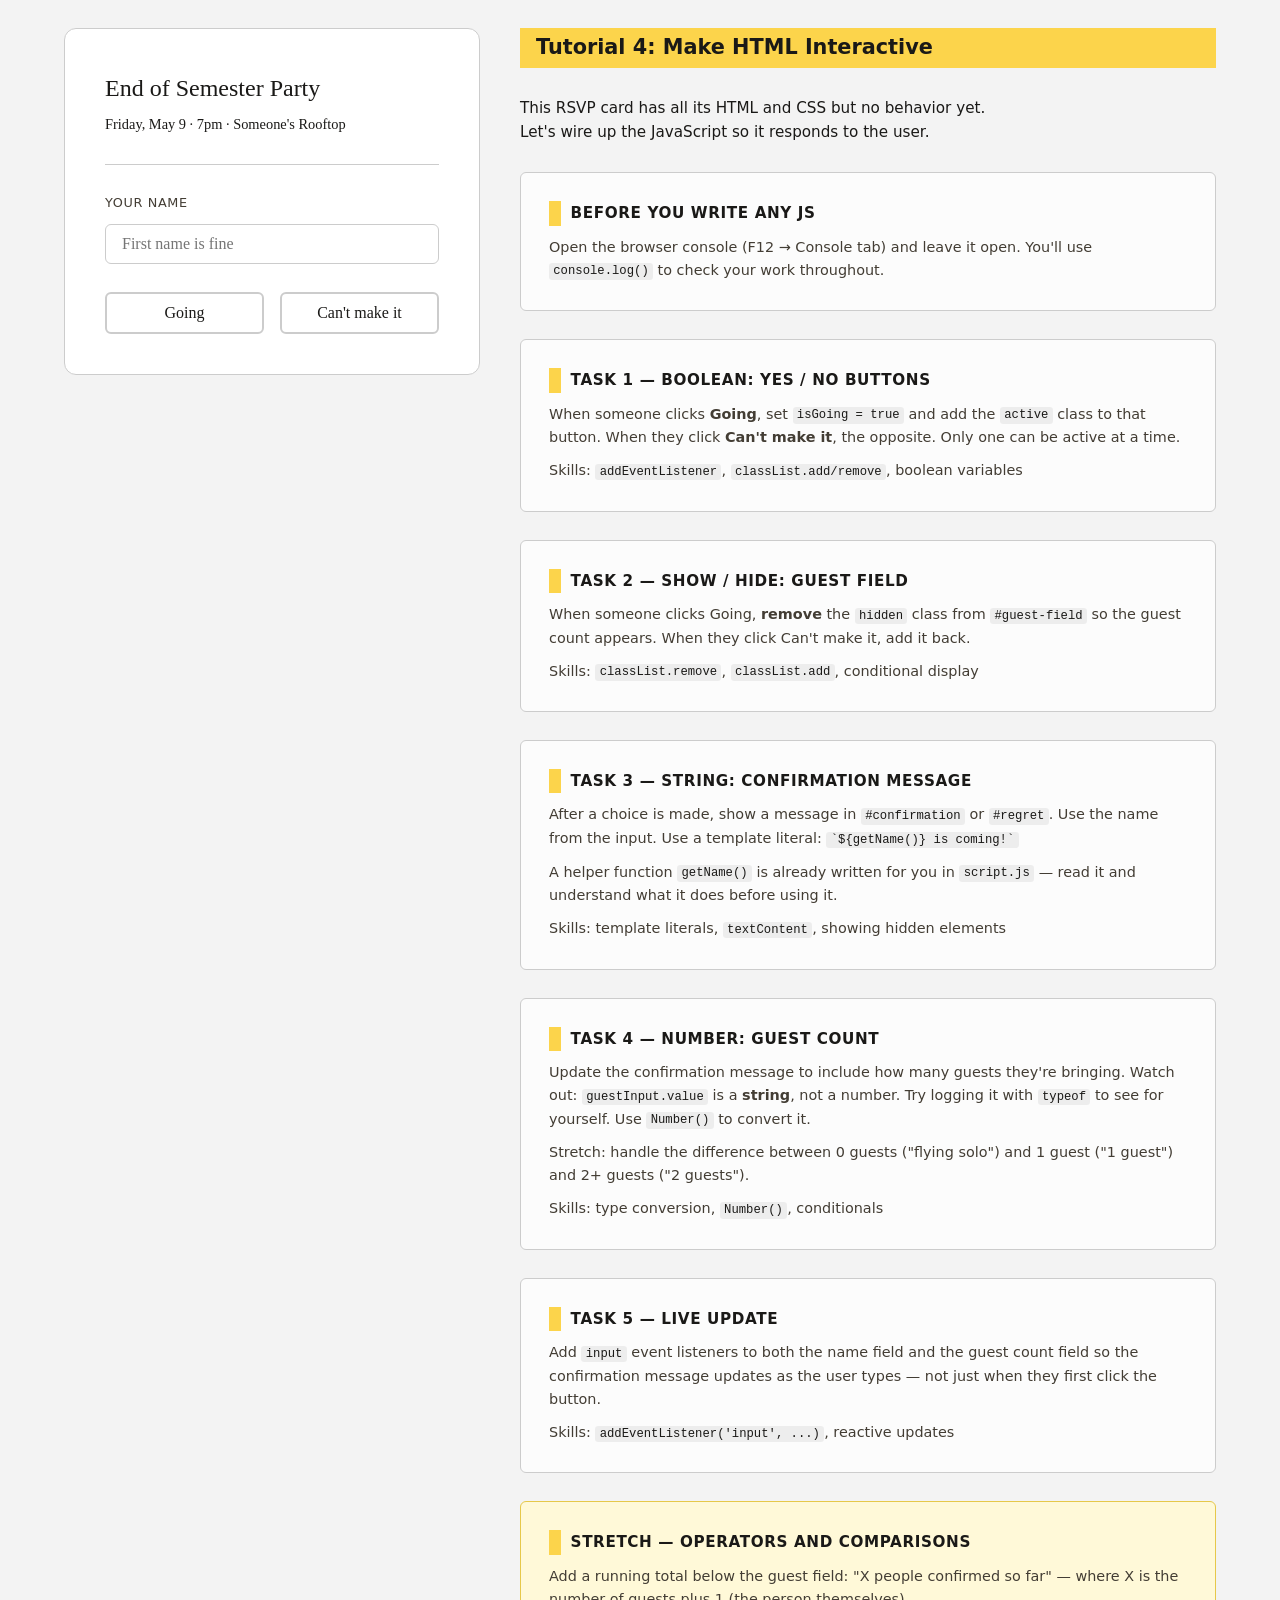
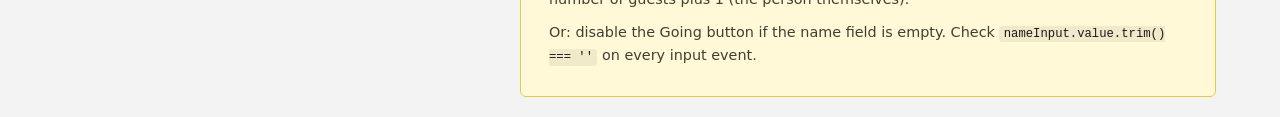
<file: W4/index.html>
<!DOCTYPE html>
<html lang="en">
<head>
  <meta charset="UTF-8">
  <meta name="viewport" content="width=device-width, initial-scale=1.0">
  <title>Tutorial 4: JavaScript Fundamentals</title>
  <link rel="stylesheet" href="style.css">
</head>
<body>

  <div class="page">

    <!-- ── left: the RSVP card ──────────────────────────────── -->
    <div class="card" id="rsvp-card">

      <div class="event-header">
        <h1 class="event-title">End of Semester Party</h1>
        <p class="event-meta">Friday, May 9 &middot; 7pm &middot; Someone's Rooftop</p>
      </div>

      <!-- string: name -->
      <div class="field">
        <label for="name-input">Your name</label>
        <input type="text" id="name-input" placeholder="First name is fine">
      </div>

      <!-- boolean: going or not -->
      <div class="rsvp-buttons">
        <button class="btn btn-yes" id="btn-yes">Going</button>
        <button class="btn btn-no"  id="btn-no">Can't make it</button>
      </div>

      <!-- number: guest count, hidden until yes -->
      <div class="guest-field hidden" id="guest-field">
        <label for="guest-input">Bringing anyone?</label>
        <input type="number" id="guest-input" value="0" min="0" max="10">
        <!-- 
          Note: type="number" still gives you a STRING from .value
          You have to convert it. We'll see this below.
        -->
      </div>

      <!-- confirmation messages, hidden until a choice is made -->
      <div class="confirmation hidden" id="confirmation"></div>
      <div class="regret     hidden" id="regret"></div>

    </div>

    <!-- ── right: tasks panel ───────────────────────────────── -->
    <aside class="tasks-panel">

      <h2>Tutorial 4: Make HTML Interactive</h2>
      <p class="intro">
        This RSVP card has all its HTML and CSS but no behavior yet. <br />
        Let's wire up the JavaScript so it responds to the user.
      </p>

      <div class="task-group">
        <h3>Before you write any JS</h3>
        <p>Open the browser console (F12 → Console tab) and leave it open. 
           You'll use <code>console.log()</code> to check your work throughout.</p>
      </div>

      <div class="task-group">
        <h3>Task 1 — Boolean: Yes / No buttons</h3>
        <p>
          When someone clicks <strong>Going</strong>, set <code>isGoing = true</code>
          and add the <code>active</code> class to that button.
          When they click <strong>Can't make it</strong>, the opposite.
          Only one can be active at a time.
        </p>
        <p>Skills: <code>addEventListener</code>, <code>classList.add/remove</code>, boolean variables</p>
      </div>

      <div class="task-group">
        <h3>Task 2 — Show / hide: guest field</h3>
        <p>
          When someone clicks Going, <strong>remove</strong> the <code>hidden</code> class
          from <code>#guest-field</code> so the guest count appears.
          When they click Can't make it, add it back.
        </p>
        <p>Skills: <code>classList.remove</code>, <code>classList.add</code>, conditional display</p>
      </div>

      <div class="task-group">
        <h3>Task 3 — String: confirmation message</h3>
        <p>
          After a choice is made, show a message in <code>#confirmation</code> or 
          <code>#regret</code>. Use the name from the input.
          Use a template literal: <code>`${getName()} is coming!`</code>
        </p>
        <p>
          A helper function <code>getName()</code> is already written for you in 
          <code>script.js</code> — read it and understand what it does before using it.
        </p>
        <p>Skills: template literals, <code>textContent</code>, showing hidden elements</p>
      </div>

      <div class="task-group">
        <h3>Task 4 — Number: guest count</h3>
        <p>
          Update the confirmation message to include how many guests they're bringing.
          Watch out: <code>guestInput.value</code> is a <strong>string</strong>, not a number.
          Try logging it with <code>typeof</code> to see for yourself.
          Use <code>Number()</code> to convert it.
        </p>
        <p>
          Stretch: handle the difference between 0 guests ("flying solo") and 
          1 guest ("1 guest") and 2+ guests ("2 guests").
        </p>
        <p>Skills: type conversion, <code>Number()</code>, conditionals</p>
      </div>

      <div class="task-group">
        <h3>Task 5 — Live update</h3>
        <p>
          Add <code>input</code> event listeners to both the name field and the guest
          count field so the confirmation message updates as the user types —
          not just when they first click the button.
        </p>
        <p>Skills: <code>addEventListener('input', ...)</code>, reactive updates</p>
      </div>

      <div class="task-group task-stretch">
        <h3>Stretch — Operators and comparisons</h3>
        <p>
          Add a running total below the guest field: 
          "X people confirmed so far" — where X is the number of guests plus 1 (the person themselves).
        </p>
        <p>
          Or: disable the Going button if the name field is empty.
          Check <code>nameInput.value.trim() === ''</code> on every input event.
        </p>
      </div>

    </aside>

  </div>

  <script src="script.js"></script>
</body>
</html>
</file>
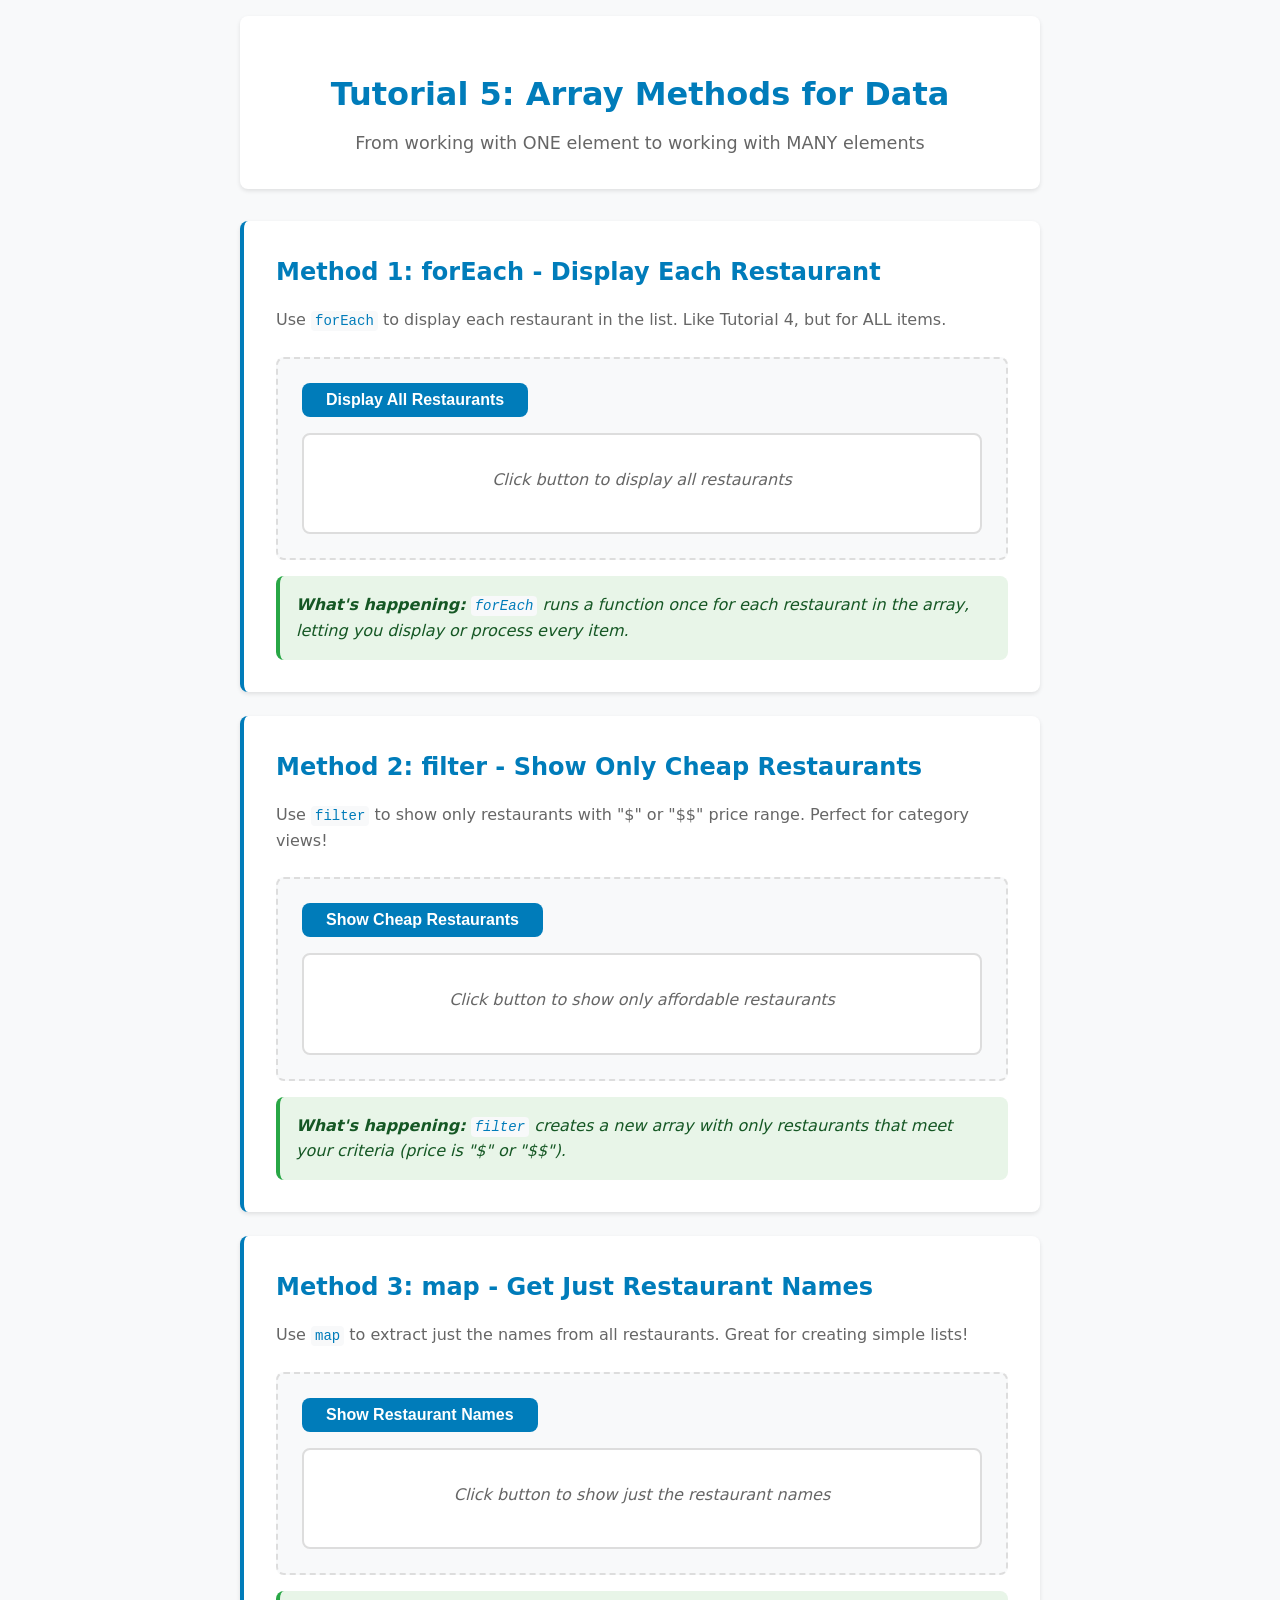
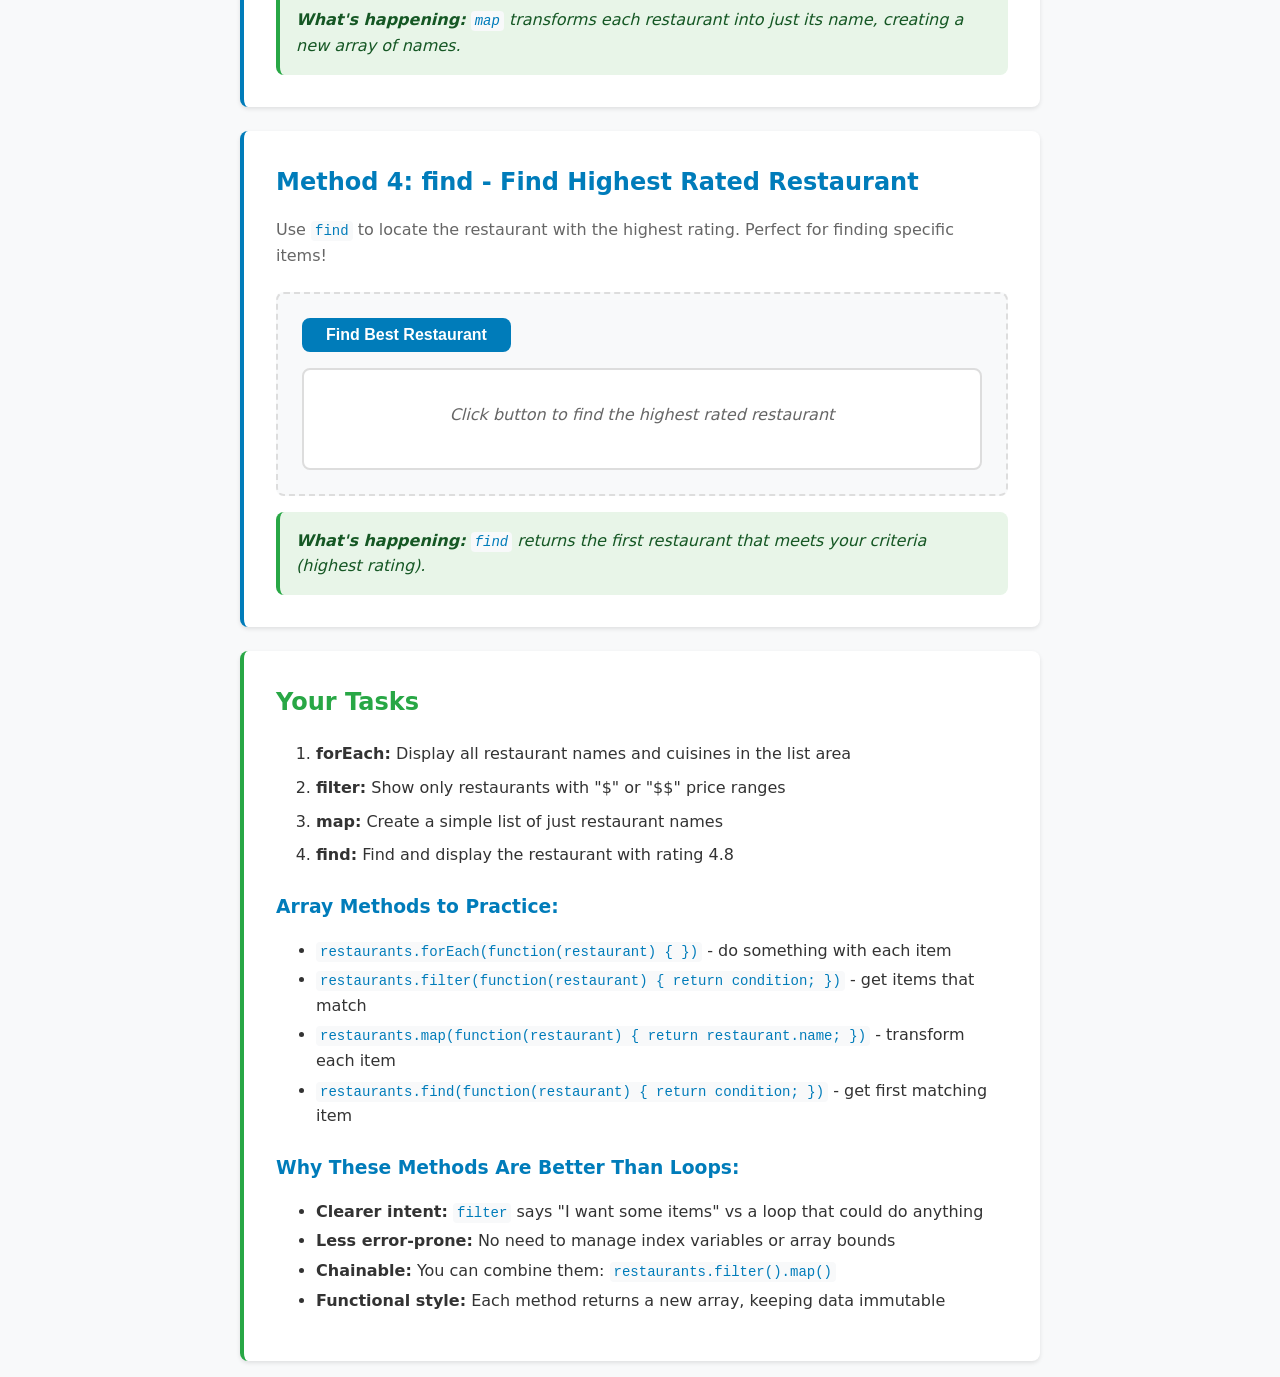
<file: W5/index.html>
<!DOCTYPE html>
<html lang="en">
<head>
    <meta charset="UTF-8">
    <meta name="viewport" content="width=device-width, initial-scale=1.0">
    <title>Tutorial 5: Array Methods for Data</title>
    <link rel="stylesheet" href="style.css">
</head>
<body>
    <div class="container">
        <header>
            <h1>Tutorial 5: Array Methods for Data</h1>
            <p>From working with ONE element to working with MANY elements</p>
        </header>

        <!-- Method 1: forEach - Do something to each item -->
        <section class="method-section">
            <h2>Method 1: forEach - Display Each Restaurant</h2>
            <p>Use <code>forEach</code> to display each restaurant in the list. Like Tutorial 4, but for ALL items.</p>
            
            <div class="demo-area">
                <button id="display-button" class="method-button">Display All Restaurants</button>
                <div id="restaurant-list" class="result-area">
                    <p class="placeholder">Click button to display all restaurants</p>
                </div>
            </div>
            
            <div class="explanation">
                <p><strong>What's happening:</strong> <code>forEach</code> runs a function once for each restaurant in the array, letting you display or process every item.</p>
            </div>
        </section>

        <!-- Method 2: filter - Show only items that match criteria -->
        <section class="method-section">
            <h2>Method 2: filter - Show Only Cheap Restaurants</h2>
            <p>Use <code>filter</code> to show only restaurants with "$" or "$$" price range. Perfect for category views!</p>
            
            <div class="demo-area">
                <button id="filter-button" class="method-button">Show Cheap Restaurants</button>
                <div id="filtered-list" class="result-area">
                    <p class="placeholder">Click button to show only affordable restaurants</p>
                </div>
            </div>
            
            <div class="explanation">
                <p><strong>What's happening:</strong> <code>filter</code> creates a new array with only restaurants that meet your criteria (price is "$" or "$$").</p>
            </div>
        </section>

        <!-- Method 3: map - Transform data to get specific information -->
        <section class="method-section">
            <h2>Method 3: map - Get Just Restaurant Names</h2>
            <p>Use <code>map</code> to extract just the names from all restaurants. Great for creating simple lists!</p>
            
            <div class="demo-area">
                <button id="map-button" class="method-button">Show Restaurant Names</button>
                <div id="mapped-list" class="result-area">
                    <p class="placeholder">Click button to show just the restaurant names</p>
                </div>
            </div>
            
            <div class="explanation">
                <p><strong>What's happening:</strong> <code>map</code> transforms each restaurant into just its name, creating a new array of names.</p>
            </div>
        </section>

        <!-- Method 4: find - Get one specific item -->
        <section class="method-section">
            <h2>Method 4: find - Find Highest Rated Restaurant</h2>
            <p>Use <code>find</code> to locate the restaurant with the highest rating. Perfect for finding specific items!</p>
            
            <div class="demo-area">
                <button id="find-button" class="method-button">Find Best Restaurant</button>
                <div id="found-item" class="result-area">
                    <p class="placeholder">Click button to find the highest rated restaurant</p>
                </div>
            </div>
            
            <div class="explanation">
                <p><strong>What's happening:</strong> <code>find</code> returns the first restaurant that meets your criteria (highest rating).</p>
            </div>
        </section>

        <!-- Tutorial Instructions -->
        <section class="tutorial-instructions">
            <h2>Your Tasks</h2>
            <ol>
                <li><strong>forEach:</strong> Display all restaurant names and cuisines in the list area</li>
                <li><strong>filter:</strong> Show only restaurants with "$" or "$$" price ranges</li>
                <li><strong>map:</strong> Create a simple list of just restaurant names</li>
                <li><strong>find:</strong> Find and display the restaurant with rating 4.8</li>
            </ol>
            
            <h3>Array Methods to Practice:</h3>
            <ul>
                <li><code>restaurants.forEach(function(restaurant) { })</code> - do something with each item</li>
                <li><code>restaurants.filter(function(restaurant) { return condition; })</code> - get items that match</li>
                <li><code>restaurants.map(function(restaurant) { return restaurant.name; })</code> - transform each item</li>
                <li><code>restaurants.find(function(restaurant) { return condition; })</code> - get first matching item</li>
            </ul>
            
            <h3>Why These Methods Are Better Than Loops:</h3>
            <ul>
                <li><strong>Clearer intent:</strong> <code>filter</code> says "I want some items" vs a loop that could do anything</li>
                <li><strong>Less error-prone:</strong> No need to manage index variables or array bounds</li>
                <li><strong>Chainable:</strong> You can combine them: <code>restaurants.filter().map()</code></li>
                <li><strong>Functional style:</strong> Each method returns a new array, keeping data immutable</li>
            </ul>
        </section>
    </div>

    <script src="script.js" defer></script>
</body>
</html>
</file>
<file: W4/style.css>
/* =====================================================
   TUTORIAL 4: JAVASCRIPT FUNDAMENTALS
   Reinforcing: CSS variables, grid, flexbox
   ===================================================== */

:root {
    /* color */
    --color-bg: #f3f3f3;
    --color-card: #ffffff;
    --color-text: #1a1917;
    --color-muted: #433d34;
    --color-border: #cccccc;
    --color-accent: #fcd44b;

    --color-yes: #4a90a4;
    --color-yes-light: hsl(195, 38%, 92%);
    /* derived */
    --color-no: #e55a5a;
    --color-no-light: hsl(0, 70%, 93%);
    /* derived from red, same method */

    --color-task-bg: #fcfcfc;
    --color-task-border: #cccccc;
    --color-stretch: #fff9d8;

    /* spacing */
    --space-xs: 0.375rem;
    --space-sm: 0.625rem;
    --space-md: 1rem;
    --space-lg: 1.75rem;
    --space-xl: 2.5rem;

    /* shape */
    --radius: 0.75rem;
    --radius-sm: 0.375rem;
}

/* ── reset ──────────────────────────────────────────── */
*,
*::before,
*::after {
    box-sizing: border-box;
    margin: 0;
    padding: 0;
}

body {
    font-family: Georgia, serif;
    background: var(--color-bg);
    color: var(--color-text);
    min-height: 100vh;
    padding: var(--space-lg);
    line-height: 1.6;
}

/* ── page layout: card + tasks side by side ─────────── */
.page {
    display: grid;
    grid-template-columns: 26rem 1fr;
    gap: var(--space-xl);
    align-items: start;
    max-width: 72rem;
    margin: 0 auto;
}

@media (max-width: 52rem) {
    .page {
        grid-template-columns: 1fr;
    }
}

/* ── RSVP card ──────────────────────────────────────── */
.card {
    background: var(--color-card);
    border: 1px solid var(--color-border);
    border-radius: var(--radius);
    padding: var(--space-xl);
    display: grid;
    gap: var(--space-lg);
    position: sticky;
    top: var(--space-lg);
}

.event-header {
    display: grid;
    gap: var(--space-xs);
    padding-bottom: var(--space-lg);
    border-bottom: 1px solid var(--color-border);
}

.event-title {
    font-size: 1.5rem;
    font-weight: normal;
}

.event-meta {
    font-size: 0.9rem;
}

/* ── inputs ─────────────────────────────────────────── */
.field,
.guest-field {
    display: grid;
    gap: var(--space-sm);
}

label {
    font-size: 0.8rem;
    text-transform: uppercase;
    letter-spacing: 0.05em;
    color: var(--color-muted);
    font-family: system-ui, sans-serif;
}

input {
    border: 1px solid var(--color-border);
    border-radius: var(--radius-sm);
    padding: var(--space-sm) var(--space-md);
    font-family: inherit;
    font-size: 1rem;
    color: var(--color-text);
    width: 100%;
    background: var(--color-card);
}

input:focus {
    outline: 2px solid var(--color-accent);
    outline-offset: 2px;
    border-color: transparent;
}

/* ── yes / no buttons ───────────────────────────────── */
.rsvp-buttons {
    display: flex;
    gap: var(--space-md);
}

.btn {
    flex: 1;
    padding: var(--space-sm) var(--space-md);
    border: 2px solid var(--color-border);
    border-radius: var(--radius-sm);
    background: var(--color-card);
    font-family: inherit;
    font-size: 1rem;
    cursor: pointer;
    color: var(--color-text);
    transition: background 0.15s ease, border-color 0.15s ease, color 0.15s ease;
}

.btn:hover {
    border-color: var(--color-muted);
}

/* active states — JS adds/removes the .active class */
.btn-yes.active {
    background: var(--color-yes-light);
    border-color: var(--color-yes);
    color: var(--color-yes);
}

.btn-no.active {
    background: var(--color-no-light);
    border-color: var(--color-no);
    color: var(--color-no);
}

/* ── response messages ──────────────────────────────── */
.confirmation {
    background: var(--color-yes-light);
    color: var(--color-yes);
    border-radius: var(--radius-sm);
    padding: var(--space-md);
    font-size: 0.95rem;
    line-height: 1.5;
}

.regret {
    background: var(--color-no-light);
    color: var(--color-no);
    border-radius: var(--radius-sm);
    padding: var(--space-md);
    font-size: 0.95rem;
}

/* ── utility ─────────────────────────────────────────── */
.hidden {
    display: none;
}

/* ── tasks panel ─────────────────────────────────────── */
.tasks-panel {
    display: grid;
    gap: var(--space-lg);
    font-family: system-ui, sans-serif;
}

.tasks-panel h2 {
    font-size: 1.3rem;
    font-weight: 600;
    background: var(--color-accent);
    padding: 0.2rem 1rem;
}

.tasks-panel .intro {
    font-size: 0.95rem;
}

.task-group {
    background: var(--color-task-bg);
    border: 1px solid var(--color-task-border);
    border-radius: var(--radius-sm);
    padding: var(--space-lg);
    display: grid;
    gap: var(--space-sm);
}

.task-group h3 {
    font-size: 0.95rem;
    font-weight: 600;
    text-transform: uppercase;
    letter-spacing: 0.04em;
    color: var(--color-text);

    border-left: 0.8rem solid var(--color-accent);
    padding-left: 0.6rem;
}

.task-group p {
    font-size: 0.9rem;
    color: var(--color-muted);
    line-height: 1.6;
}

.task-group code {
    font-family: "Monaco", "Menlo", monospace;
    font-size: 0.85em;
    background: rgba(0, 0, 0, 0.06);
    padding: 0.1em 0.35em;
    border-radius: 0.2rem;
    color: var(--color-text);
}

.task-stretch {
    background: var(--color-stretch);
    border-color: #e6c84a;
}
</file>
<file: W5/style.css>
/* =====================================================
   TUTORIAL 5: ARRAY METHODS FOR DATA
   Consistent styling with previous tutorials
   ===================================================== */

/* ROOT VARIABLES */
:root {
    --primary-color: #007cba;
    --secondary-color: #28a745;
    --background-color: #f8f9fa;
    --card-background: #ffffff;
    --text-color: #333;
    --border-color: #ddd;
    --shadow: 0 0.125rem 0.25rem rgba(0, 0, 0, 0.1);
    --border-radius: 0.5rem;
    --spacing-sm: 0.5rem;
    --spacing-md: 1rem;
    --spacing-lg: 1.5rem;
    --spacing-xl: 2rem;
}

/* BASE STYLES */
* {
    box-sizing: border-box;
}

body {
    font-family: system-ui, -apple-system, sans-serif;
    margin: 0;
    padding: var(--spacing-md);
    background: var(--background-color);
    color: var(--text-color);
    line-height: 1.6;
}

.container {
    max-width: 50rem;
    margin: 0 auto;
}

/* HEADER */
header {
    text-align: center;
    margin-bottom: var(--spacing-xl);
    padding: var(--spacing-xl);
    background: var(--card-background);
    border-radius: var(--border-radius);
    box-shadow: var(--shadow);
}

header h1 {
    color: var(--primary-color);
    margin-bottom: var(--spacing-sm);
}

header p {
    color: #666;
    font-size: 1.1rem;
    margin: 0;
}

/* METHOD SECTIONS */
.method-section {
    background: var(--card-background);
    margin-bottom: var(--spacing-lg);
    padding: var(--spacing-xl);
    border-radius: var(--border-radius);
    box-shadow: var(--shadow);
    border-left: 0.25rem solid var(--primary-color);
}

.method-section h2 {
    color: var(--primary-color);
    margin-top: 0;
    margin-bottom: var(--spacing-sm);
}

.method-section p {
    margin-bottom: var(--spacing-lg);
    color: #666;
}

.method-section code {
    background: #f8f9fa;
    padding: 0.125rem 0.25rem;
    border-radius: 0.25rem;
    font-family: 'Courier New', monospace;
    font-size: 0.875rem;
    color: var(--primary-color);
}

/* DEMO AREAS */
.demo-area {
    background: #f8f9fa;
    padding: var(--spacing-lg);
    border-radius: var(--border-radius);
    border: 2px dashed var(--border-color);
    margin-bottom: var(--spacing-md);
}

/* BUTTONS */
.method-button {
    background: var(--primary-color);
    color: white;
    border: none;
    padding: var(--spacing-sm) var(--spacing-lg);
    border-radius: var(--border-radius);
    cursor: pointer;
    font-size: 1rem;
    font-weight: bold;
    transition: all 0.2s ease;
    display: block;
    margin-bottom: var(--spacing-md);
}

.method-button:hover {
    background: #005a87;
    transform: translateY(-1px);
}

.method-button:focus {
    outline: 2px solid var(--secondary-color);
    outline-offset: 2px;
}

/* RESULT AREAS */
.result-area {
    background: white;
    border: 2px solid var(--border-color);
    border-radius: var(--border-radius);
    padding: var(--spacing-md);
    min-height: 6rem;
    max-height: 20rem;
    overflow-y: auto;
}

.placeholder {
    color: #666;
    font-style: italic;
    text-align: center;
    margin: var(--spacing-md) 0;
}

/* RESULT CONTENT STYLING */
.restaurant-item {
    padding: var(--spacing-sm);
    border-bottom: 1px solid #eee;
    margin-bottom: var(--spacing-sm);
}

.restaurant-item:last-child {
    border-bottom: none;
    margin-bottom: 0;
}

.restaurant-name {
    font-weight: bold;
    color: var(--primary-color);
}

.restaurant-cuisine {
    color: #666;
    font-size: 0.9rem;
}

.restaurant-rating {
    color: var(--secondary-color);
    font-weight: bold;
}

.restaurant-price {
    background: #fff3cd;
    padding: 0.125rem 0.25rem;
    border-radius: 0.25rem;
    font-size: 0.8rem;
    color: #856404;
    display: inline-block;
}

/* LIST STYLES FOR MAP RESULTS */
.name-list {
    list-style: none;
    padding: 0;
    margin: 0;
}

.name-list li {
    padding: var(--spacing-sm);
    border-bottom: 1px solid #eee;
    transition: background-color 0.2s;
}

.name-list li:hover {
    background: #f8f9fa;
}

.name-list li:last-child {
    border-bottom: none;
}

/* FOUND ITEM SPECIAL STYLING */
.found-restaurant {
    background: linear-gradient(135deg, var(--secondary-color), #20c997);
    color: white;
    padding: var(--spacing-md);
    border-radius: var(--border-radius);
    text-align: center;
}

.found-restaurant .restaurant-name {
    color: white;
    font-size: 1.2rem;
    margin-bottom: var(--spacing-sm);
}

/* EXPLANATIONS */
.explanation {
    background: #e8f5e8;
    padding: var(--spacing-md);
    border-radius: var(--border-radius);
    border-left: 0.25rem solid var(--secondary-color);
}

.explanation p {
    margin: 0;
    font-style: italic;
    color: #155724;
}

/* TUTORIAL INSTRUCTIONS */
.tutorial-instructions {
    background: white;
    padding: var(--spacing-xl);
    border-radius: var(--border-radius);
    box-shadow: var(--shadow);
    border-left: 0.25rem solid var(--secondary-color);
}

.tutorial-instructions h2 {
    color: var(--secondary-color);
    margin-top: 0;
}

.tutorial-instructions h3 {
    color: var(--primary-color);
    margin-top: var(--spacing-lg);
    margin-bottom: var(--spacing-sm);
}

.tutorial-instructions code {
    background: #f8f9fa;
    padding: 0.125rem 0.25rem;
    border-radius: 0.25rem;
    font-family: 'Courier New', monospace;
    font-size: 0.875rem;
    color: var(--primary-color);
}

.tutorial-instructions ol li {
    margin-bottom: var(--spacing-sm);
}

.tutorial-instructions ul li {
    margin-bottom: 0.25rem;
}

/* RESPONSIVE DESIGN */
@media (max-width: 48rem) {
    .container {
        padding: var(--spacing-sm);
    }
    
    .method-section {
        padding: var(--spacing-md);
    }
    
    .demo-area {
        padding: var(--spacing-md);
    }
    
    .result-area {
        max-height: 15rem;
    }
}
</file>
